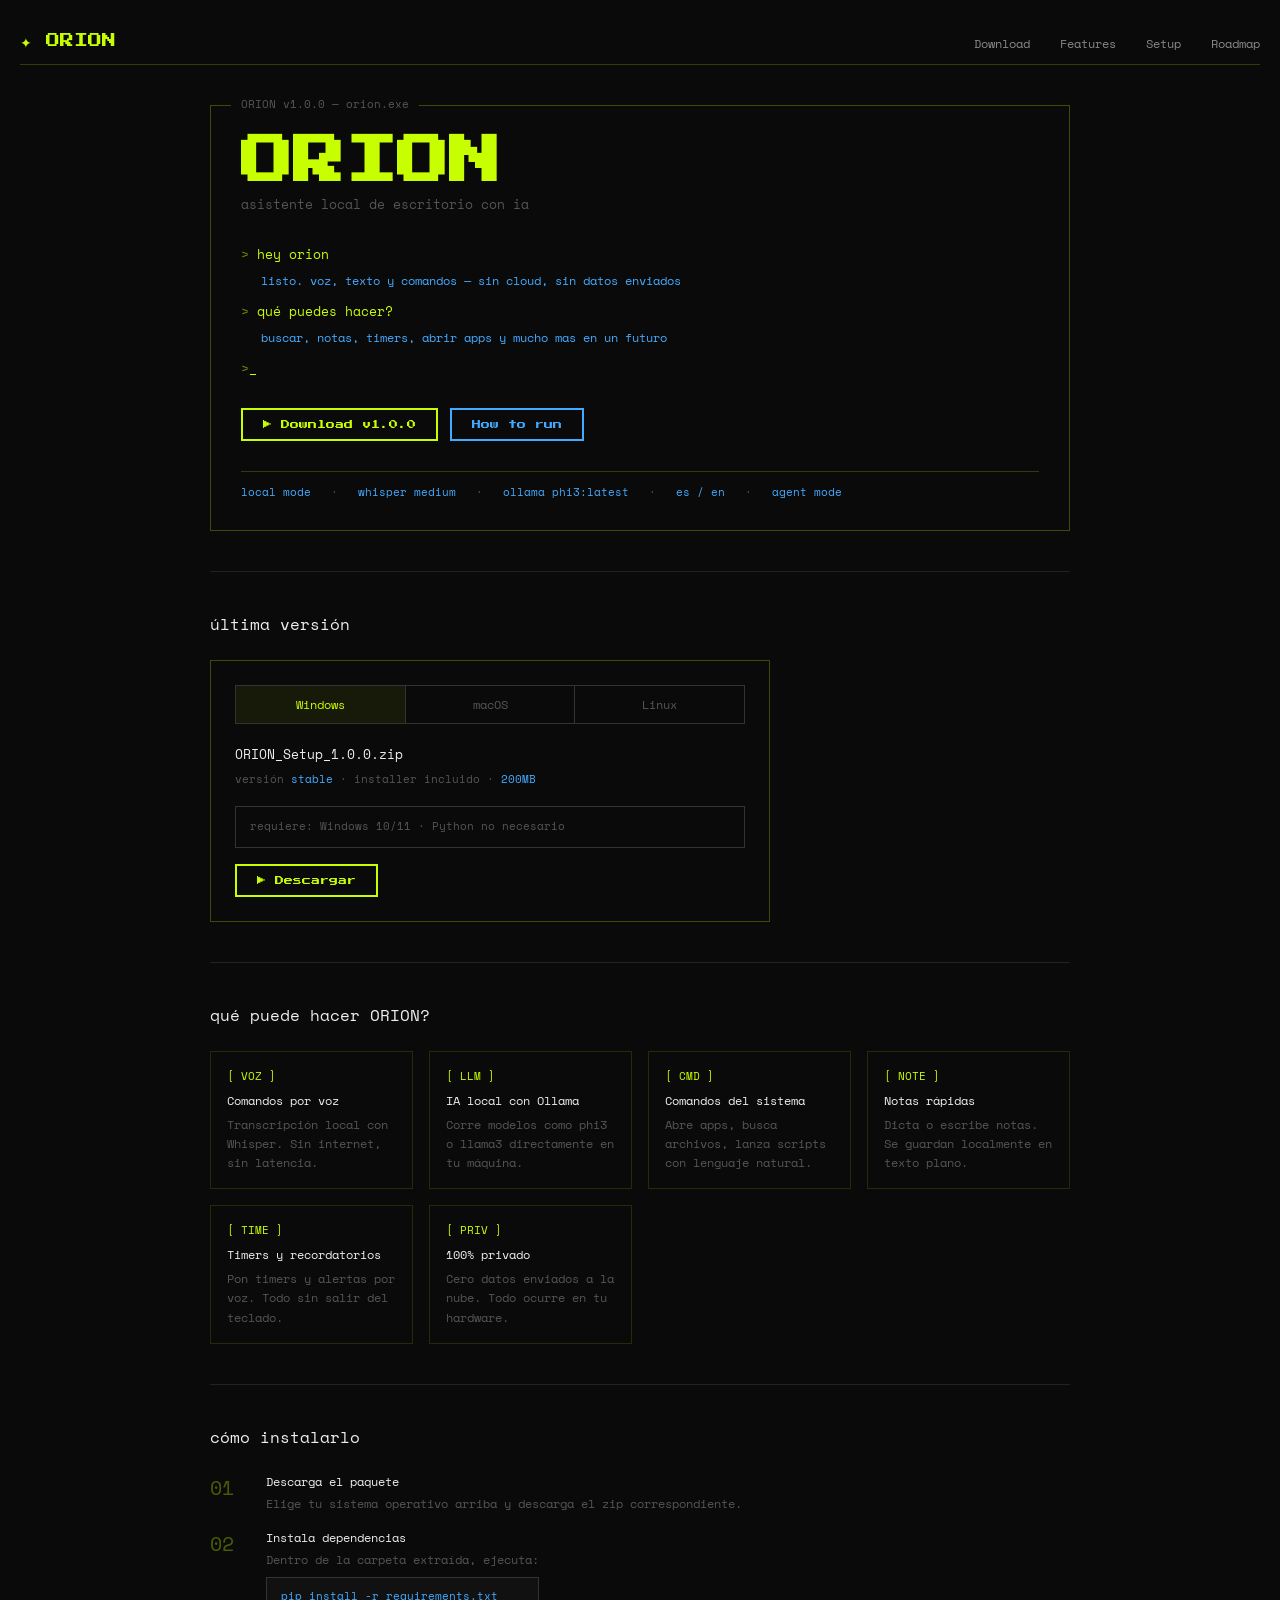
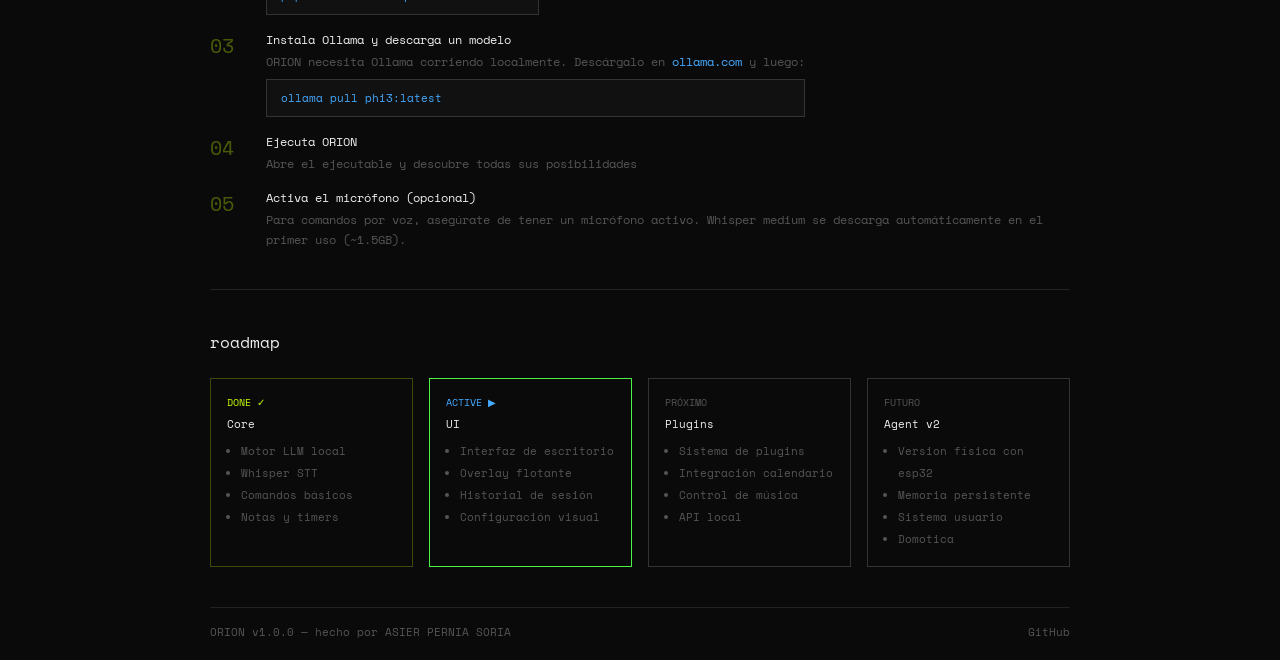
<file: index.html>
<html lang="es">
<head>
  <meta charset="UTF-8"/>
  <meta name="viewport" content="width=device-width, initial-scale=1.0"/>
  <title>ORION | Local AI Desktop Assistant</title>
  <link rel="preconnect" href="https://fonts.googleapis.com">
  <link rel="preconnect" href="https://fonts.gstatic.com" crossorigin>
  <link href="https://fonts.googleapis.com/css2?family=Space+Mono:ital,wght@0,400;0,700;1,400&family=Press+Start+2P&display=swap" rel="stylesheet">
</head>

<style>
*{margin:0;padding:0;box-sizing:border-box}
body{background:#0a0a0a;color:#c8ff00;font-family:'Space Mono',monospace;min-height:100vh;padding:20px}
a{color:inherit;text-decoration:none}
nav{display:flex;justify-content:space-between;align-items:center;padding:10px 0;border-bottom:1px solid #c8ff0033;margin-bottom:40px}
.brand{font-family:'Press Start 2P',monospace;font-size:14px}
nav a{color:#888;font-size:12px;margin-left:20px;transition:.2s}
nav a:hover{color:#c8ff00}
.terminal{border:1px solid #c8ff0044;padding:30px;max-width:860px;margin:0 auto;position:relative}
.terminal::before{content:'ORION v1.0.0 — orion.exe';position:absolute;top:-10px;left:20px;background:#0a0a0a;padding:0 10px;font-size:11px;color:#555}
h1{font-family:'Press Start 2P',monospace;font-size:clamp(24px,5vw,52px);color:#c8ff00;margin-bottom:6px}
.sub{color:#555;font-size:13px;margin-bottom:30px}
.line{margin:8px 0;font-size:13px}
.prompt{color:#c8ff0088}
.ans{color:#4af;margin-left:20px;margin-bottom:12px;font-size:12px}
.blink{animation:blink 1s step-end infinite}
@keyframes blink{50%{opacity:0}}
.btns{display:flex;gap:12px;margin:30px 0}
.btn{border:2px solid currentColor;padding:10px 20px;font-family:'Press Start 2P',monospace;font-size:9px;cursor:pointer;transition:.2s;display:inline-block;background:none}
.btn-y{color:#c8ff00}.btn-y:hover{background:#c8ff00;color:#000}
.btn-b{color:#4af}.btn-b:hover{background:#4af;color:#000}
.status{border-top:1px solid #c8ff0033;margin-top:20px;padding-top:12px;display:flex;gap:20px;flex-wrap:wrap;font-size:11px;color:#555}
.status span{color:#4af}
hr{border:none;border-top:1px solid #222;margin:40px auto;max-width:860px}
.section{max-width:860px;margin:0 auto 40px}
.stitle{font-size:16px;margin-bottom:24px;color:#eee}
.grid{display:grid;grid-template-columns:repeat(auto-fit,minmax(200px,1fr));gap:16px}
.card{border:1px solid #c8ff0022;padding:16px;font-size:12px}
.card-icon{color:#c8ff00;margin-bottom:8px;font-size:11px}
.card-title{color:#eee;margin-bottom:6px}
.card-desc{color:#555;line-height:1.6}
.dl-box{border:1px solid #c8ff0044;padding:24px;max-width:560px}
.os-select{display:flex;gap:0;margin-bottom:20px;border:1px solid #333}
.os-tab{flex:1;padding:10px;font-family:'Space Mono',monospace;font-size:12px;background:none;border:none;color:#555;cursor:pointer;transition:.2s;border-right:1px solid #333}
.os-tab:last-child{border-right:none}
.os-tab.active{background:#c8ff0011;color:#c8ff00}
.os-tab:hover{color:#c8ff00}
.dl-panel{display:none;font-size:12px}
.dl-panel.active{display:block}
.dl-name{color:#eee;font-size:13px;margin-bottom:6px}
.dl-meta{color:#555;font-size:11px;margin-bottom:16px;line-height:1.8}
.dl-meta span{color:#4af}
.dl-reqs{border:1px solid #333;padding:10px 14px;font-size:11px;color:#555;margin-bottom:16px;line-height:1.8}
.steps{display:flex;flex-direction:column;gap:16px}
.step{display:flex;gap:20px;font-size:12px}
.step-n{color:#c8ff0055;font-size:20px;min-width:36px}
.step-title{color:#eee;margin-bottom:4px}
.step-desc{color:#555;line-height:1.6}
.code{background:#111;border:1px solid #333;padding:10px 14px;margin-top:8px;color:#4af;font-size:11px;font-family:'Space Mono',monospace}
.roadmap{display:grid;grid-template-columns:repeat(auto-fit,minmax(180px,1fr));gap:16px}
.rcard{border:1px solid #333;padding:16px;font-size:11px;color:#555}
.rcard.done{border-color:#c8ff0044}
.rcard.done .rphase{color:#c8ff00}
.rcard.active{border-color:#4af444}
.rcard.active .rphase{color:#4af}
.rcard.upcoming .rphase{color:#555}
.rphase{margin-bottom:6px;font-size:10px}
.rtitle{color:#eee;margin-bottom:8px}
.rcard ul{padding-left:14px;line-height:2}
footer{max-width:860px;margin:40px auto 0;border-top:1px solid #222;padding-top:16px;display:flex;justify-content:space-between;font-size:11px;color:#555;flex-wrap:wrap;gap:8px}
footer a:hover{color:#c8ff00}
@media(max-width:600px){nav .links{display:none}.btns{flex-direction:column}}
</style>

<body>

<nav>
  <span class="brand">✦ ORION</span>
  <div class="links">
    <a href="#download">Download</a>
    <a href="#features">Features</a>
    <a href="#setup">Setup</a>
    <a href="#roadmap">Roadmap</a>
  </div>
</nav>

<div class="terminal">
  <h1>ORION</h1>
  <p class="sub">asistente local de escritorio con ia</p>

  <div class="line"><span class="prompt">&gt;</span> hey orion</div>
  <p class="ans">listo. voz, texto y comandos — sin cloud, sin datos enviados</p>

  <div class="line"><span class="prompt">&gt;</span> qué puedes hacer?</div>
  <p class="ans">buscar, notas, timers, abrir apps y mucho mas en un futuro</p>

  <div class="line"><span class="prompt">&gt;</span><span class="blink">_</span></div>

  <div class="btns">
    <a class="btn btn-y" href="">▶ Download v1.0.0</a>
    <a class="btn btn-b" href="#setup">How to run</a>
  </div>

  <div class="status">
    <span>local mode</span> · <span>whisper medium</span> · <span>ollama phi3:latest</span> · <span>es / en</span> · <span>agent mode</span>
  </div>
</div>

<hr id="download"/>

<div class="section">
  <p class="stitle">última versión</p>

  <div class="dl-box">
    <div class="os-select">
      <button class="os-tab active" onclick="setOS(this,'win')">Windows</button>
      <button class="os-tab" onclick="setOS(this,'mac')">macOS</button>
      <button class="os-tab" onclick="setOS(this,'linux')">Linux</button>
    </div>

    <div class="dl-panel active" id="os-win">
      <p class="dl-name">ORION_Setup_1.0.0.zip</p>
      <div class="dl-meta">versión <span>stable</span> · installer incluido · <span>200MB</span></div>
      <div class="dl-reqs">requiere: Windows 10/11 · Python no necesario</div>
      <a class="btn btn-y" href="https://github.com/asierpernias/ORION/releases/tag/v2.windows">▶ Descargar</a>
    </div>

    <div class="dl-panel" id="os-mac">
      <p class="dl-name">ORION_1.0.0.zip</p>
      <div class="dl-meta">versión <span>stable</span> · app bundle · <span>180MB</span></div>
      <div class="dl-reqs">requiere: macOS 12+ · Python 3.11+</div>
      <a class="btn btn-y" href="https://github.com/asierpernias/ORION/releases/tag/v2.macOs">▶ Descargar</a>
    </div>

    <div class="dl-panel" id="os-linux">
      <p class="dl-name">ORION-1.0.0-linux.tar.gz</p>
      <div class="dl-meta">versión <span>stable</span> · portable · <span>175MB</span></div>
      <div class="dl-reqs">requiere: Ubuntu 20.04+ / Debian · Python 3.11+ · Requiere de la instalación de whisper</div>
      <a class="btn btn-y" href="https://github.com/asierpernias/ORION/releases/tag/v2.linux">▶ Descargar</a>
    </div>
  </div>
</div>

<hr id="features"/>

<div class="section">
  <p class="stitle">qué puede hacer ORION?</p>

  <div class="grid">
    <div class="card">
      <p class="card-icon">[ VOZ ]</p>
      <p class="card-title">Comandos por voz</p>
      <p class="card-desc">Transcripción local con Whisper. Sin internet, sin latencia.</p>
    </div>
    <div class="card">
      <p class="card-icon">[ LLM ]</p>
      <p class="card-title">IA local con Ollama</p>
      <p class="card-desc">Corre modelos como phi3 o llama3 directamente en tu máquina.</p>
    </div>
    <div class="card">
      <p class="card-icon">[ CMD ]</p>
      <p class="card-title">Comandos del sistema</p>
      <p class="card-desc">Abre apps, busca archivos, lanza scripts con lenguaje natural.</p>
    </div>
    <div class="card">
      <p class="card-icon">[ NOTE ]</p>
      <p class="card-title">Notas rápidas</p>
      <p class="card-desc">Dicta o escribe notas. Se guardan localmente en texto plano.</p>
    </div>
    <div class="card">
      <p class="card-icon">[ TIME ]</p>
      <p class="card-title">Timers y recordatorios</p>
      <p class="card-desc">Pon timers y alertas por voz. Todo sin salir del teclado.</p>
    </div>
    <div class="card">
      <p class="card-icon">[ PRIV ]</p>
      <p class="card-title">100% privado</p>
      <p class="card-desc">Cero datos enviados a la nube. Todo ocurre en tu hardware.</p>
    </div>
  </div>
</div>

<hr id="setup"/>

<div class="section">
  <p class="stitle">cómo instalarlo</p>

  <div class="steps">
    <div class="step">
      <span class="step-n">01</span>
      <div>
        <p class="step-title">Descarga el paquete</p>
        <p class="step-desc">Elige tu sistema operativo arriba y descarga el zip correspondiente.</p>
      </div>
    </div>

    <div class="step">
      <span class="step-n">02</span>
      <div>
        <p class="step-title">Instala dependencias</p>
        <p class="step-desc">Dentro de la carpeta extraída, ejecuta:</p>
        <div class="code">pip install -r requirements.txt</div>
      </div>
    </div>

    <div class="step">
      <span class="step-n">03</span>
      <div>
        <p class="step-title">Instala Ollama y descarga un modelo</p>
        <p class="step-desc">ORION necesita Ollama corriendo localmente. Descárgalo en <span style="color:#4af">ollama.com</span> y luego:</p>
        <div class="code">ollama pull phi3:latest</div>
      </div>
    </div>

    <div class="step">
      <span class="step-n">04</span>
      <div>
        <p class="step-title">Ejecuta ORION</p>
        <p class="step-desc">Abre el ejecutable y descubre todas sus posibilidades</p>
      </div>
    </div>

    <div class="step">
      <span class="step-n">05</span>
      <div>
        <p class="step-title">Activa el micrófono (opcional)</p>
        <p class="step-desc">Para comandos por voz, asegúrate de tener un micrófono activo. Whisper medium se descarga automáticamente en el primer uso (~1.5GB).</p>
      </div>
    </div>
  </div>
</div>

<hr id="roadmap"/>

<div class="section">
  <p class="stitle">roadmap</p>

  <div class="roadmap">
    <div class="rcard done">
      <p class="rphase">DONE ✓</p>
      <p class="rtitle">Core</p>
      <ul>
        <li>Motor LLM local</li>
        <li>Whisper STT</li>
        <li>Comandos básicos</li>
        <li>Notas y timers</li>
      </ul>
    </div>

    <div class="rcard active">
      <p class="rphase">ACTIVE ▶</p>
      <p class="rtitle">UI</p>
      <ul>
        <li>Interfaz de escritorio</li>
        <li>Overlay flotante</li>
        <li>Historial de sesión</li>
        <li>Configuración visual</li>
      </ul>
    </div>

    <div class="rcard upcoming">
      <p class="rphase">PRÓXIMO</p>
      <p class="rtitle">Plugins</p>
      <ul>
        <li>Sistema de plugins</li>
        <li>Integración calendario</li>
        <li>Control de música</li>
        <li>API local</li>
      </ul>
    </div>

    <div class="rcard upcoming">
      <p class="rphase">FUTURO</p>
      <p class="rtitle">Agent v2</p>
      <ul>
        <li>Version física con esp32</li>
        <li>Memoria persistente</li>
        <li>Sistema usuario</li>
        <li>Domotica</li>
      </ul>
    </div>
  </div>
</div>

<footer>
  <div>ORION v1.0.0 — hecho por ASIER PERNIA SORIA </div>
  <div><a href="">GitHub</a></div>
</footer>

<script>
function setOS(btn, os) {
  document.querySelectorAll('.os-tab').forEach(b => b.classList.remove('active'));
  document.querySelectorAll('.dl-panel').forEach(p => p.classList.remove('active'));
  btn.classList.add('active');
  document.getElementById('os-' + os).classList.add('active');
}
</script>

</body>
</html>
</file>
